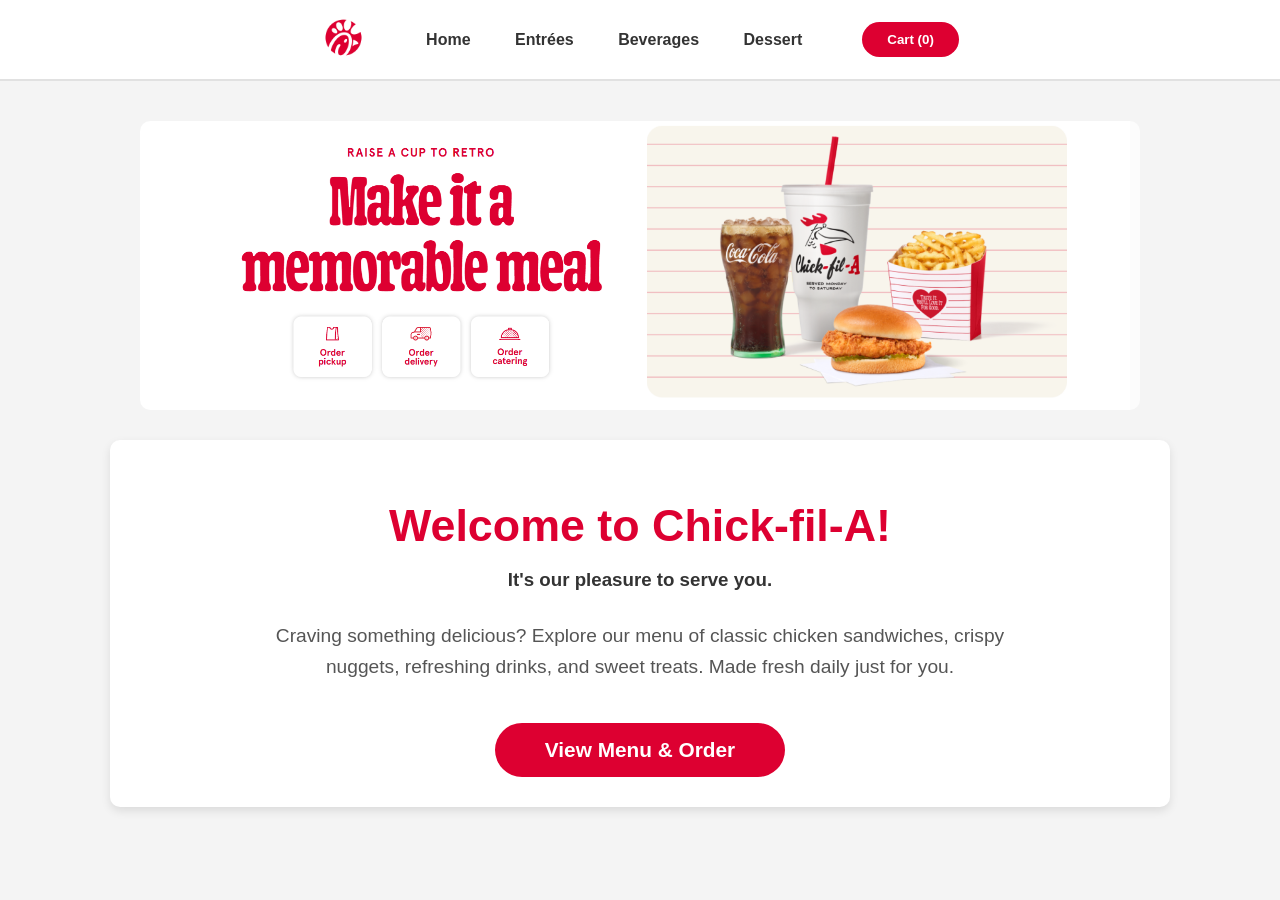
<file: index.html>
<!DOCTYPE html>
<html lang="en">
<head>
    <meta charset="UTF-8">
    <meta name="viewport" content="width=device-width, initial-scale=1.0">
    <title>Chick-fil-A | Home</title>
    <link rel="stylesheet" href="style.css">
    <link rel="stylesheet" href="https://cdnjs.cloudflare.com/ajax/libs/font-awesome/6.0.0/css/all.min.css">
    <link rel="icon" type="image/png" href="images/Chick-fil-A-Logo.png">
</head>
<body>

    <header class="navbar">
        <div class="nav-container">
            <a href="index.html">
                <img src="images/Chick-fil-A-Logo.png" alt="Chick-fil-A Logo" class="nav-logo">
            </a>
            <nav>
                <a href="index.html">Home</a>
                <a href="Entrées.html">Entrées</a>
                <a href="beverages.html">Beverages</a>
                <a href="dessert.html">Dessert</a>
            </nav>
            <div class="nav-right">
                <button class="order-now-btn" onclick="openCartModal()">
                    <i class="fas fa-shopping-cart"></i> (<span id="cartCountNav">0</span>)
                </button>
            </div>
        </div>
    </header>

    <main>
        <div class="hero-container">
            <img src="images/drinks-header.PNG" alt="Welcome to Chick-fil-A" class="hero-image">
        </div>

        <div class="order-card index-card">
            <h1>Welcome to Chick-fil-A!</h1>
            <h3>It's our pleasure to serve you.</h3>
            <p class="hero-text">
                Craving something delicious? Explore our menu of classic chicken sandwiches, crispy nuggets, refreshing drinks, and sweet treats. Made fresh daily just for you.
            </p>
            <div class="cta-container">
                <button class="place-order-btn start-btn" onclick="window.location.href='Entrées.html'">View Menu & Order</button>
            </div>
        </div>
    </main>

    <div id="cartModal" class="modal-overlay">
        <div class="modal-content">
            <span class="close-btn" onclick="closeCartModal()">&times;</span>
            <h2>Your Cart & Checkout</h2>
            <div id="cartItemsList"></div>
            <hr style="border: 1px solid #eee; margin: 20px 0;">

            <div class="checkout-options" style="text-align: left; margin: 15px 0;">
                <label for="address" style="font-weight: bold; display: block; margin-bottom: 5px;">Delivery Address:</label>
                <textarea id="address" placeholder="Enter full address..." rows="2" style="width: 100%; padding: 10px; border-radius: 8px; border: 1px solid #ccc; margin-bottom: 15px; font-family: inherit; resize: none; box-sizing: border-box;"></textarea>

                <label for="paymentMethod" style="font-weight: bold; display: block; margin-bottom: 5px;">Payment Method:</label>
                <select id="paymentMethod" onchange="togglePaymentDetails()" style="width: 100%; padding: 10px; border-radius: 8px; border: 1px solid #ccc; margin-bottom: 15px;">
                    <option value="Cash">Cash on Delivery</option>
                    <option value="Card">Credit/Debit Card</option>
                    <option value="GCash/PayMaya">E-Wallet (GCash/PayMaya)</option>
                </select>

                <div id="paymentDetails" style="display: none; margin-bottom: 15px;">
                    <label id="paymentLabel" for="paymentNumber" style="font-weight: bold; display: block; margin-bottom: 5px;">Account Number:</label>
                    <input type="text" id="paymentNumber" placeholder="Enter number..." style="width: 100%; padding: 10px; border-radius: 8px; border: 1px solid #ccc;">
                </div>

                <label for="specialNotes" style="font-weight: bold; display: block; margin-bottom: 5px;">Special Instructions:</label>
                <textarea id="specialNotes" placeholder="e.g., Extra ketchup..." rows="2" style="width: 100%; padding: 10px; border-radius: 8px; border: 1px solid #ccc; font-family: inherit; resize: none; box-sizing: border-box;"></textarea>
            </div>

            <div class="senior-section">
                <label for="age">Enter Age (for 12% Senior Discount):</label>
                <input type="number" id="age" placeholder="Age" oninput="finishOrder()" style="width: 80px;">
            </div>

            <div class="results">
                <p>Original Total: $<span id="origTotal">0.00</span></p>
                <p>Discount: $<span id="discount">0.00</span></p>
                <p class="final-payable">Final Payable: $<span id="finalTotal">0.00</span></p>
            </div>

            <div class="modal-footer" style="display: flex; flex-wrap: wrap; gap: 10px; margin-top: 20px;">
                <button id="finishOrderBtn" class="place-order-btn" style="flex: 1;" onclick="payNow()">Finish Order</button>
                <button class="order-now-btn" style="flex: 1; background-color: #eee; color: #333;" onclick="closeCartModal()">Continue Shopping</button>
                <button id="clearCartBtn" class="order-now-btn" style="width: 100%; background-color: #fff5f6; color: #dd0031; border: 1px solid #ffcccc;" onclick="clearCart()">Clear Cart Items</button>
            </div>
        </div>
    </div>

    <div id="confirmModal" class="modal-overlay">
        <div class="modal-content" style="max-width: 350px; text-align: center;">
            <h3 style="color: #dd0031;">Confirm Order</h3>
            <p id="confirmMessage" style="margin: 20px 0;">Are you sure?</p>
            <div style="display: flex; justify-content: center; gap: 15px;">
                <button class="order-now-btn" onclick="confirmAction()">Yes</button>
                <button class="place-order-btn" style="background-color: #ccc; color: #333; width: auto; padding: 10px 25px;" onclick="closeConfirmModal()">No</button>
            </div>
        </div>
    </div>

    <div id="receiptModal" class="modal-overlay">
        <div class="modal-content" style="max-width: 380px; text-align: left; font-family: 'Courier New', Courier, monospace;">
            <h2 style="text-align: center; color: #333;">Chick-fil-A</h2>
            <p style="text-align: center; border-bottom: 1px dashed #ccc; padding-bottom: 15px; font-weight: bold;">OFFICIAL RECEIPT</p>
            <div id="receiptContent" style="font-size: 0.95rem; line-height: 1.5;"></div>
            <div style="text-align: center; margin-top: 25px; border-top: 1px dashed #ccc; padding-top: 15px;">
                <h3 style="color: #28a745;">Payment Successful!</h3>
                <button class="place-order-btn" onclick="closeReceiptModal()">Close Receipt</button>
            </div>
        </div>
    </div>

    <script src="script.js"></script>
</body>
</html>
</file>
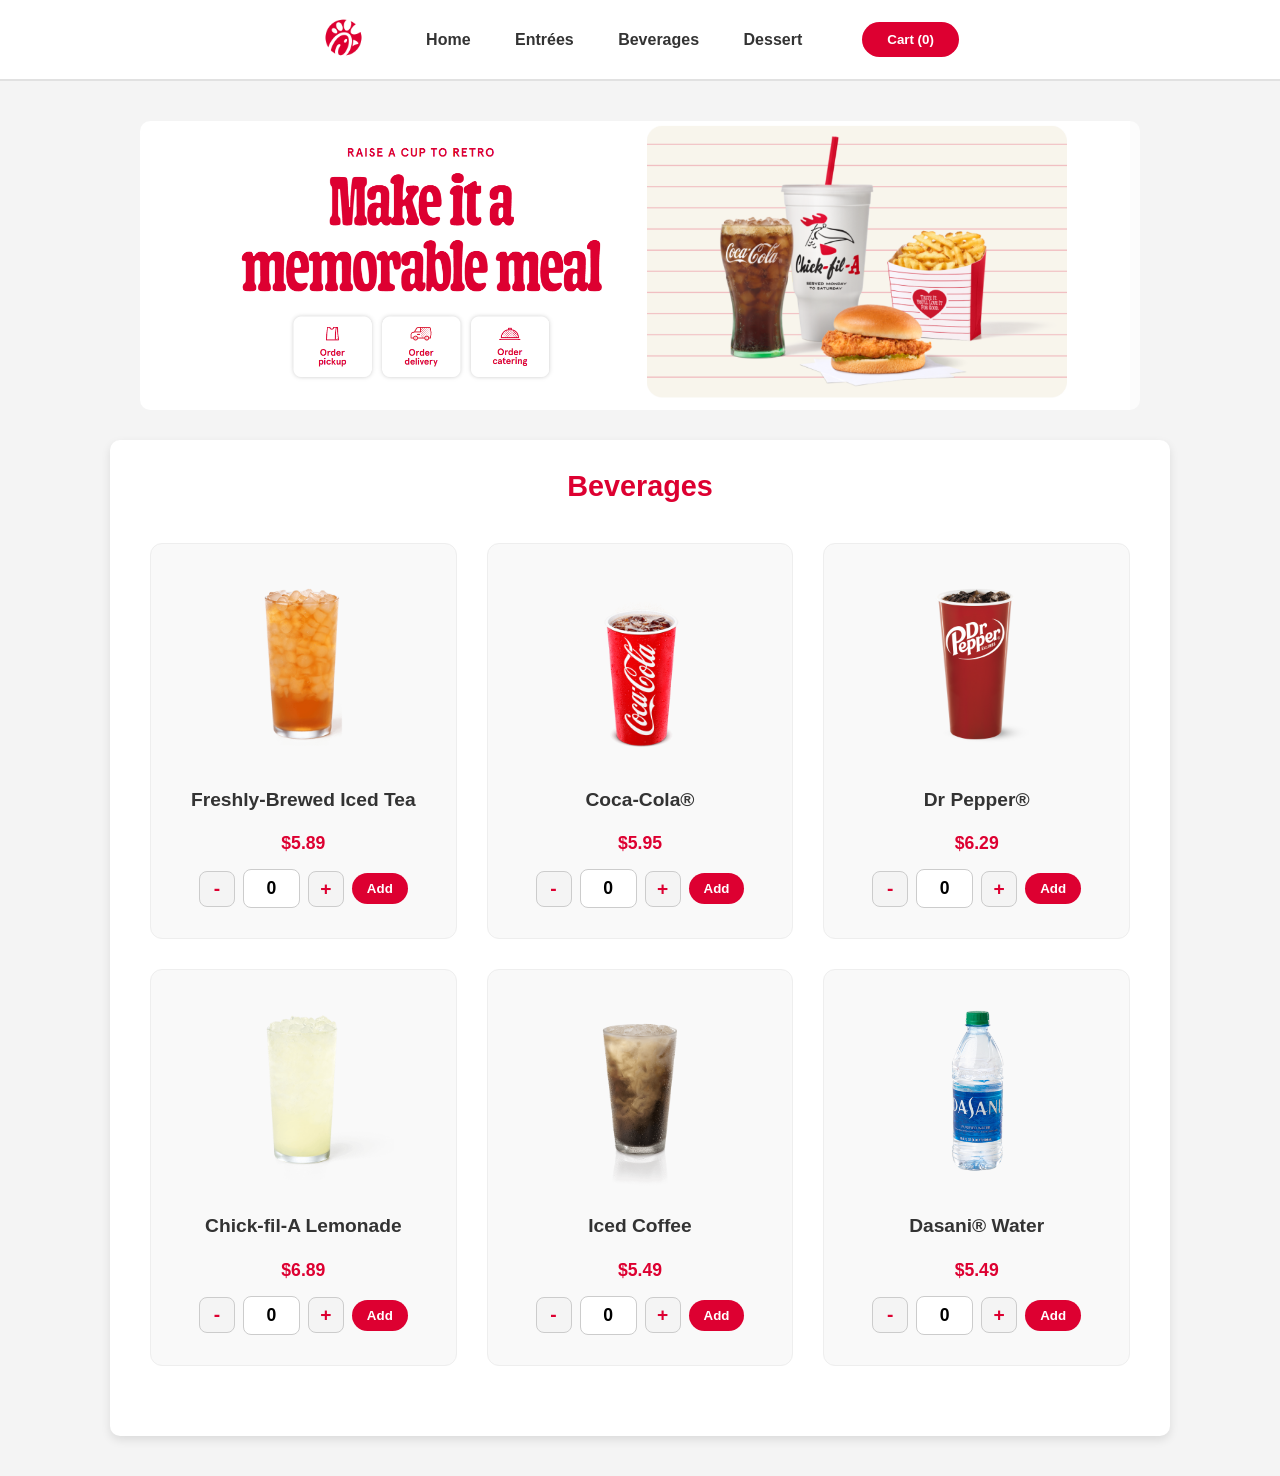
<file: beverages.html>
<!DOCTYPE html>
<html lang="en">
<head>
    <meta charset="UTF-8">
    <title>Chick-fil-A | Beverages</title>
    <link rel="stylesheet" href="style.css">

    <link rel="icon" type="image/png" href="images/Chick-fil-A-Logo.png">
</head>
<body>

    <header class="navbar">
        <div class="nav-container">
            <a href="index.html">
                <img src="images/Chick-fil-A-Logo.png" alt="Chick-fil-A Logo" class="nav-logo">
            </a>
            <nav>
                <a href="index.html">Home</a>
                <a href="Entrées.html">Entrées</a>
                <a href="beverages.html">Beverages</a>
                <a href="dessert.html">Dessert</a>
            </nav>
            <div class="nav-right">
                <button class="order-now-btn" onclick="openCartModal()">Cart (0)</button>
            </div>
        </div>
    </header>

    <main>
        <div class="hero-container">
            <img src="images/drinks-header.PNG" alt="Chick-fil-A Meal" class="hero-image">
        </div>

        <div class="order-card">
            <h2>Beverages</h2>
            
           <div class="menu-grid-container">
                <div class="menu-card">
                    <img src="images/tea_pdp.png" alt="Freshly-Brewed Iced Tea Sweetened" class="card-item-pic">
                    <h3 class="card-item-name">Freshly-Brewed Iced Tea</h3>
                    <p class="card-item-price">$5.89</p>
                    <div class="quantity-control">
                        <button class="qty-btn" onclick="changeQty('item1', -1)">-</button>
                        <input type="number" id="item1" value="0" min="0">
                        <button class="qty-btn" onclick="changeQty('item1', 1)">+</button>
                        <button class="add-btn order-now-btn" style="padding: 8px 15px;" onclick="addToCart('Freshly-Brewed Iced Tea', 5.89, 'item1')">Add</button>
                    </div>
                </div>

                <div class="menu-card">
                    <img src="images/coke.png" alt="Coca-Cola" class="card-item-pic">
                    <h3 class="card-item-name">Coca-Cola®</h3>
                    <p class="card-item-price">$5.95</p>
                    <div class="quantity-control">
                        <button class="qty-btn" onclick="changeQty('item2', -1)">-</button>
                        <input type="number" id="item2" value="0" min="0">
                        <button class="qty-btn" onclick="changeQty('item2', 1)">+</button>
                        <button class="add-btn order-now-btn" style="padding: 8px 15px;" onclick="addToCart('Coca-Cola®', 5.95, 'item2')">Add</button>
                    </div>
                </div>

                <div class="menu-card">
                    <img src="images/CFA_Digital_Menu_US_DrPepper_Med_com_1200x1200.png" alt="Dr Pepper" class="card-item-pic">
                    <h3 class="card-item-name">Dr Pepper®</h3>
                    <p class="card-item-price">$6.29</p>
                    <div class="quantity-control">
                        <button class="qty-btn" onclick="changeQty('item3', -1)">-</button>
                        <input type="number" id="item3" value="0" min="0">
                        <button class="qty-btn" onclick="changeQty('item3', 1)">+</button>
                        <button class="add-btn order-now-btn" style="padding: 8px 15px;" onclick="addToCart('Dr Pepper®', 6.29, 'item3')">Add</button>
                    </div>
                </div>

                <div class="menu-card">
                    <img src="images/lemonade_pdp.png" alt="lemonade" class="card-item-pic">
                    <h3 class="card-item-name">Chick-fil-A Lemonade</h3>
                    <p class="card-item-price">$6.89</p>
                    <div class="quantity-control">
                        <button class="qty-btn" onclick="changeQty('item4', -1)">-</button>
                        <input type="number" id="item4" value="0" min="0">
                        <button class="qty-btn" onclick="changeQty('item4', 1)">+</button>
                        <button class="add-btn order-now-btn" style="padding: 8px 15px;" onclick="addToCart('Chick-fil-A Lemonade', 6.89, 'item4')">Add</button>
                    </div>
                </div>

                <div class="menu-card">
                    <img src="images/2022IcedCoffee_1080x1080.png" alt="Iced Coffee" class="card-item-pic">
                    <h3 class="card-item-name">Iced Coffee</h3>
                    <p class="card-item-price">$5.49</p>
                    <div class="quantity-control">
                        <button class="qty-btn" onclick="changeQty('item5', -1)">-</button>
                        <input type="number" id="item5" value="0" min="0">
                        <button class="qty-btn" onclick="changeQty('item5', 1)">+</button>
                        <button class="add-btn order-now-btn" style="padding: 8px 15px;" onclick="addToCart('Iced Coffee', 5.49, 'item5')">Add</button>
                    </div>
                </div>

                 <div class="menu-card">
                    <img src="images/Dasani_800x800.webp" alt="Dasani Water" class="card-item-pic">
                    <h3 class="card-item-name">Dasani® Water</h3>
                    <p class="card-item-price">$5.49</p>
                    <div class="quantity-control">
                        <button class="qty-btn" onclick="changeQty('item6', -1)">-</button>
                        <input type="number" id="item6" value="0" min="0">
                        <button class="qty-btn" onclick="changeQty('item6', 1)">+</button>
                        <button class="add-btn order-now-btn" style="padding: 8px 15px;" onclick="addToCart('Dasani® Water', 5.49, 'item6')">Add</button>
                    </div>
                </div>
            </div>
        </div>
    </main>



    <div id="cartModal" class="modal-overlay">
        <div class="modal-content">
            <span class="close-btn" onclick="closeCartModal()">&times;</span>
            <h2>Your Cart & Checkout</h2>
            <div id="cartItemsList"></div>
            <hr style="border: 1px solid #eee; margin: 20px 0;">

            <div class="checkout-options" style="text-align: left; margin: 15px 0;">
                <label for="address" style="font-weight: bold; display: block; margin-bottom: 5px; color: #333;">Delivery Address:</label>
                <textarea id="address" placeholder="Enter full address..." rows="2" style="width: 100%; padding: 10px; border-radius: 8px; border: 1px solid #ccc; margin-bottom: 15px; font-family: inherit; resize: none; box-sizing: border-box; font-size: 1rem;"></textarea>

                <label for="paymentMethod" style="font-weight: bold; display: block; margin-bottom: 5px; color: #333;">Payment Method:</label>
                <select id="paymentMethod" onchange="togglePaymentDetails()" style="width: 100%; padding: 10px; border-radius: 8px; border: 1px solid #ccc; margin-bottom: 15px; font-family: inherit; font-size: 1rem;">
                    <option value="Cash">Cash on Delivery</option>
                    <option value="Card">Credit/Debit Card</option>
                    <option value="GCash/PayMaya">E-Wallet (GCash/PayMaya)</option>
                </select>

                <div id="paymentDetails" style="display: none; margin-bottom: 15px;">
                    <label id="paymentLabel" for="paymentNumber" style="font-weight: bold; display: block; margin-bottom: 5px; color: #333;">Account Number:</label>
                    <input type="text" id="paymentNumber" placeholder="Enter number..." style="width: 100%; padding: 10px; border-radius: 8px; border: 1px solid #ccc; font-size: 1rem; box-sizing: border-box;">
                </div>

                <label for="specialNotes" style="font-weight: bold; display: block; margin-bottom: 5px; color: #333;">Special Instructions:</label>
                <textarea id="specialNotes" placeholder="e.g., Extra ketchup, no pickles..." rows="2" style="width: 100%; padding: 10px; border-radius: 8px; border: 1px solid #ccc; font-family: inherit; resize: none; box-sizing: border-box; font-size: 1rem;"></textarea>
            </div>

            <div class="senior-section" style="margin: 10px 0; padding: 10px;">
                <label for="age">Enter Age (for 12% Senior Discount):</label>
                <input type="number" id="age" placeholder="Age" oninput="finishOrder()" style="width: 80px; margin-left: 10px;">
            </div>
            <div class="results" style="margin-top: 10px; border-top: none; padding-top: 0;">
                <p>Original Total: $<span id="origTotal">0.00</span></p>
                <p>Discount: $<span id="discount">0.00</span></p>
                <p class="final-payable">Final Payable: $<span id="finalTotal">0.00</span></p>
            </div>
            <div class="modal-footer" style="display: flex; flex-wrap: wrap; gap: 10px; margin-top: 20px;">
                <button id="finishOrderBtn" class="place-order-btn" style="flex: 1; min-width: 140px; padding: 12px;" onclick="payNow()">Finish Order</button>
                <button class="order-now-btn" style="flex: 1; min-width: 140px; padding: 12px; background-color: #eee; color: #333;" onclick="closeCartModal()">Continue Shopping</button>
                <button id="clearCartBtn" class="order-now-btn" style="width: 100%; padding: 10px; background-color: #fff5f6; color: #dd0031; border: 1px solid #ffcccc;" onclick="clearCart()">Clear Cart Items</button>
            </div>
        </div>
    </div>

    <div id="confirmModal" class="modal-overlay">
        <div class="modal-content" style="max-width: 350px; text-align: center;">
            <h3 style="color: #dd0031; margin-top: 0;">Confirm Order</h3>
            <p id="confirmMessage" style="font-size: 1.1rem; margin: 20px 0;">Are you sure?</p>
            <div style="display: flex; justify-content: center; gap: 15px;">
                <button class="order-now-btn" onclick="confirmAction()">Yes, Add</button>
                <button class="place-order-btn" style="background-color: #ccc; color: #333; width: auto; padding: 10px 25px; border-radius: 50px;" onclick="closeConfirmModal()">No, Cancel</button>
            </div>
        </div>
    </div>

    <div id="receiptModal" class="modal-overlay">
        <div class="modal-content" style="max-width: 380px; text-align: left; font-family: 'Courier New', Courier, monospace; background: #fff; padding: 30px;">
            <h2 style="text-align: center; color: #333; margin-top: 0; font-family: 'Segoe UI', sans-serif;">Chick-fil-A</h2>
            <p style="text-align: center; border-bottom: 1px dashed #ccc; padding-bottom: 15px; margin-bottom: 20px; font-weight: bold;">OFFICIAL RECEIPT</p>
            
            <div id="receiptContent" style="font-size: 0.95rem; line-height: 1.5;">
                </div>
            
            <div style="text-align: center; margin-top: 25px; border-top: 1px dashed #ccc; padding-top: 15px;">
                <h3 style="color: #28a745; margin: 0 0 15px 0; font-family: 'Segoe UI', sans-serif;">Payment Successful!</h3>
                <p style="font-size: 0.8rem; color: #666; margin-bottom: 15px;">Thank you for your order.</p>
                <button class="place-order-btn" style="width: 100%;" onclick="closeReceiptModal()">Close Receipt</button>
            </div>
        </div>
    </div>

    <script src="script.js"></script>
</body>
</html>
</file>
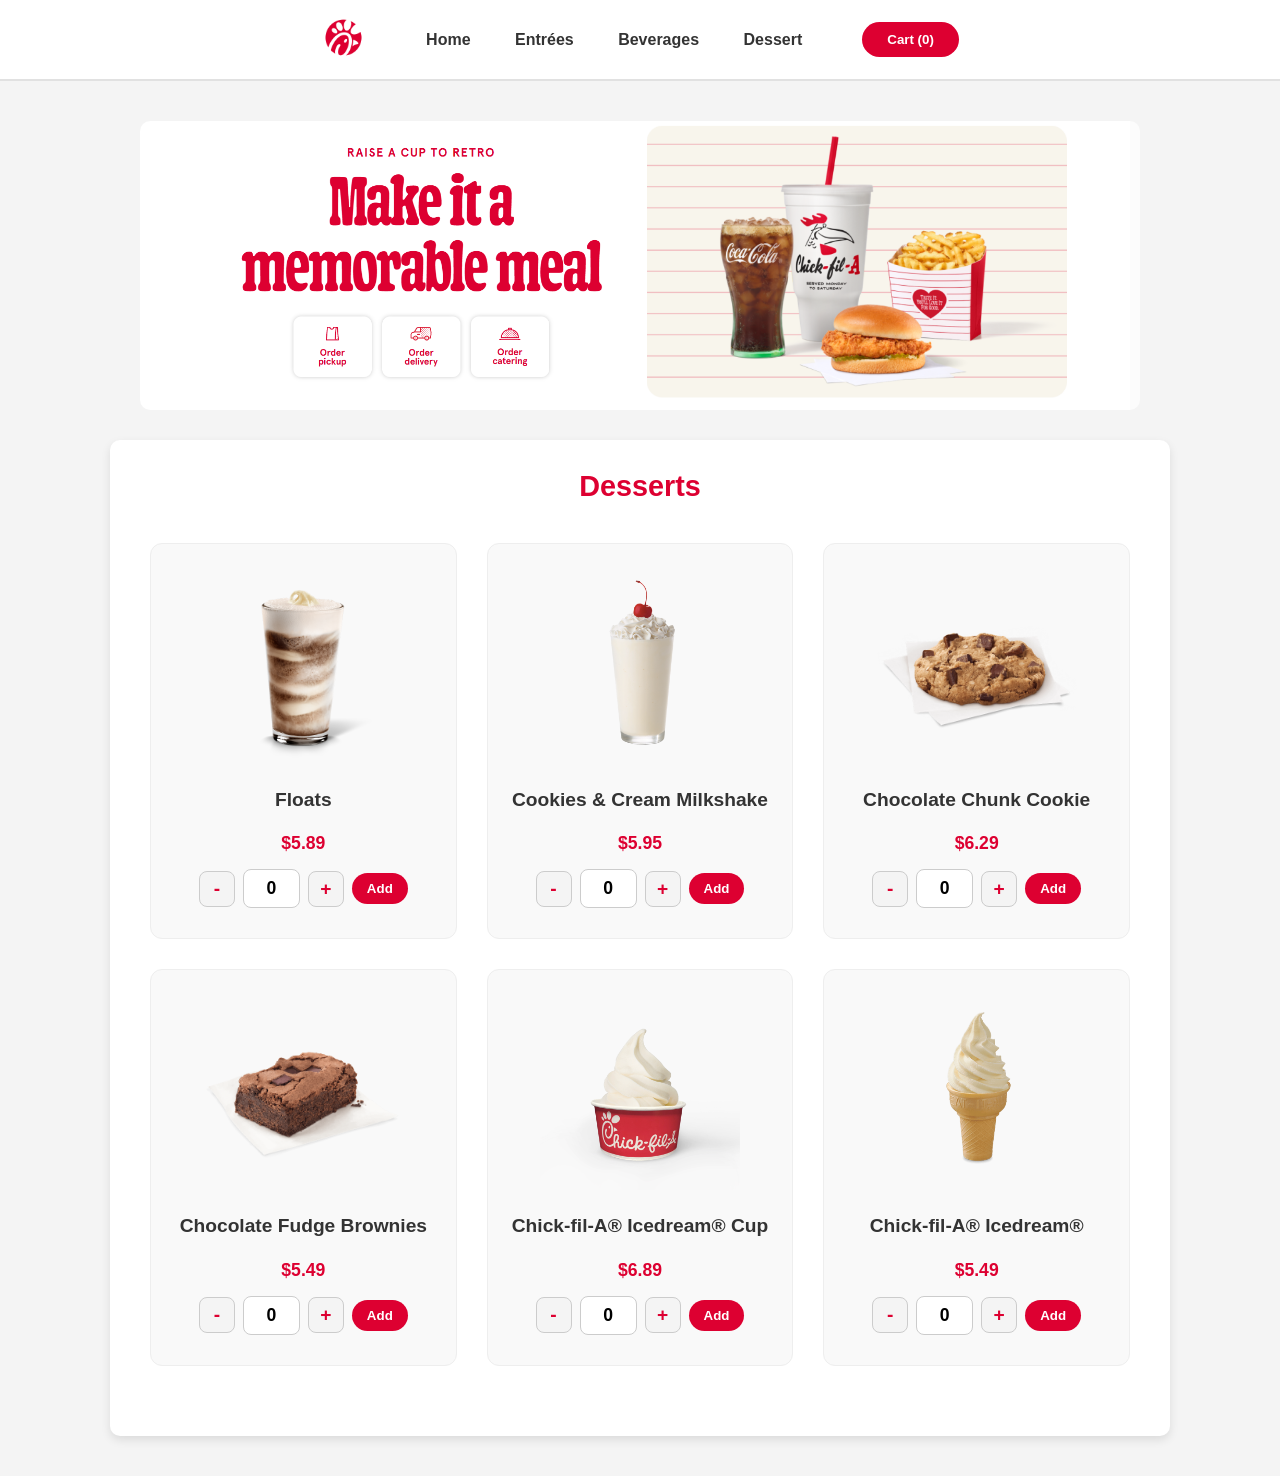
<file: dessert.html>
<!DOCTYPE html>
<html lang="en">
<head>
    <meta charset="UTF-8">
    <title>Chick-fil-A | Desserts</title>
    <link rel="stylesheet" href="style.css">

    <link rel="icon" type="image/png" href="images/Chick-fil-A-Logo.png">
</head>
<body>

    <header class="navbar">
        <div class="nav-container">
            <a href="index.html">
                <img src="images/Chick-fil-A-Logo.png" alt="Chick-fil-A Logo" class="nav-logo">
            </a>
            <nav>
                <a href="index.html">Home</a>
                <a href="Entrées.html">Entrées</a>
                <a href="beverages.html">Beverages</a>
                <a href="dessert.html">Dessert</a>
            </nav>
            <div class="nav-right">
                <button class="order-now-btn" onclick="openCartModal()">Cart (0)</button>
            </div>
        </div>
    </header>

    <main>
        <div class="hero-container">
            <img src="images/drinks-header.PNG" alt="Chick-fil-A Meal" class="hero-image">
        </div>

        <div class="order-card">
            <h2>Desserts</h2>
            
<div class="menu-grid-container">
                <div class="menu-card">
                    <img src="images/float.png" alt="Floats" class="card-item-pic">
                    <h3 class="card-item-name">Floats</h3>
                    <p class="card-item-price">$5.89</p>
                    <div class="quantity-control">
                        <button class="qty-btn" onclick="changeQty('item1', -1)">-</button>
                        <input type="number" id="item1" value="0" min="0">
                        <button class="qty-btn" onclick="changeQty('item1', 1)">+</button>
                        <button class="add-btn order-now-btn" style="padding: 8px 15px;" onclick="addToCart('Floats', 5.89, 'item1')">Add</button>
                    </div>
                </div>

                <div class="menu-card">
                    <img src="images/milkshake.webp" alt="Milkshake" class="card-item-pic">
                    <h3 class="card-item-name">Cookies & Cream Milkshake</h3>
                    <p class="card-item-price">$5.95</p>
                    <div class="quantity-control">
                        <button class="qty-btn" onclick="changeQty('item2', -1)">-</button>
                        <input type="number" id="item2" value="0" min="0">
                        <button class="qty-btn" onclick="changeQty('item2', 1)">+</button>
                        <button class="add-btn order-now-btn" style="padding: 8px 15px;" onclick="addToCart('Cookies & Cream Milkshake', 5.95, 'item2')">Add</button>
                    </div>
                </div>

                <div class="menu-card">
                    <img src="images/cookie.webp" alt="Ice Cream" class="card-item-pic">
                    <h3 class="card-item-name">Chocolate Chunk Cookie</h3>
                    <p class="card-item-price">$6.29</p>
                    <div class="quantity-control">
                        <button class="qty-btn" onclick="changeQty('item3', -1)">-</button>
                        <input type="number" id="item3" value="0" min="0">
                        <button class="qty-btn" onclick="changeQty('item3', 1)">+</button>
                        <button class="add-btn order-now-btn" style="padding: 8px 15px;" onclick="addToCart('Chocolate Chunk Cookie', 6.29, 'item3')">Add</button>
                    </div>
                </div>

                <div class="menu-card">
                    <img src="images/031717_FudgeChunkBrownie_PDP.webp" alt="Icedream Cup" class="card-item-pic">
                    <h3 class="card-item-name">Chocolate Fudge Brownies</h3>
                    <p class="card-item-price">$5.49</p>
                    <div class="quantity-control">
                        <button class="qty-btn" onclick="changeQty('item4', -1)">-</button>
                        <input type="number" id="item4" value="0" min="0">
                        <button class="qty-btn" onclick="changeQty('item4', 1)">+</button>
                        <button class="add-btn order-now-btn" style="padding: 8px 15px;" onclick="addToCart('Chocolate Fudge Brownies', 5.49, 'item4')">Add</button>
                    </div>
                </div>

                <div class="menu-card">
                    <img src="images/icecreamcup.webp" alt="Chick-fil-A Ice" class="card-item-pic">
                    <h3 class="card-item-name">Chick-fil-A® Icedream® Cup</h3>
                    <p class="card-item-price">$6.89</p>
                    <div class="quantity-control">
                        <button class="qty-btn" onclick="changeQty('item5', -1)">-</button>
                        <input type="number" id="item5" value="0" min="0">
                        <button class="qty-btn" onclick="changeQty('item5', 1)">+</button>
                        <button class="add-btn order-now-btn" style="padding: 8px 15px;" onclick="addToCart('Chick-fil-A® Icedream® Cup', 6.89, 'item5')">Add</button>
                    </div>
                </div>

                <div class="menu-card">
                    <img src="images/icecream.webp" alt="Icedream Cup" class="card-item-pic">
                    <h3 class="card-item-name">Chick-fil-A® Icedream®</h3>
                    <p class="card-item-price">$5.49</p>
                    <div class="quantity-control">
                        <button class="qty-btn" onclick="changeQty('item6', -1)">-</button>
                        <input type="number" id="item6" value="0" min="0">
                        <button class="qty-btn" onclick="changeQty('item6', 1)">+</button>
                        <button class="add-btn order-now-btn" style="padding: 8px 15px;" onclick="addToCart('Chick-fil-A® Icedream®', 5.49, 'item6')">Add</button>
                    </div>
                </div>
            </div>
        </div>
    </main>


    <div id="cartModal" class="modal-overlay">
        <div class="modal-content">
            <span class="close-btn" onclick="closeCartModal()">&times;</span>
            <h2>Your Cart & Checkout</h2>
            <div id="cartItemsList"></div>
            <hr style="border: 1px solid #eee; margin: 20px 0;">

            <div class="checkout-options" style="text-align: left; margin: 15px 0;">
                <label for="address" style="font-weight: bold; display: block; margin-bottom: 5px; color: #333;">Delivery Address:</label>
                <textarea id="address" placeholder="Enter full address..." rows="2" style="width: 100%; padding: 10px; border-radius: 8px; border: 1px solid #ccc; margin-bottom: 15px; font-family: inherit; resize: none; box-sizing: border-box; font-size: 1rem;"></textarea>

                <label for="paymentMethod" style="font-weight: bold; display: block; margin-bottom: 5px; color: #333;">Payment Method:</label>
                <select id="paymentMethod" onchange="togglePaymentDetails()" style="width: 100%; padding: 10px; border-radius: 8px; border: 1px solid #ccc; margin-bottom: 15px; font-family: inherit; font-size: 1rem;">
                    <option value="Cash">Cash on Delivery</option>
                    <option value="Card">Credit/Debit Card</option>
                    <option value="GCash/PayMaya">E-Wallet (GCash/PayMaya)</option>
                </select>

                <div id="paymentDetails" style="display: none; margin-bottom: 15px;">
                    <label id="paymentLabel" for="paymentNumber" style="font-weight: bold; display: block; margin-bottom: 5px; color: #333;">Account Number:</label>
                    <input type="text" id="paymentNumber" placeholder="Enter number..." style="width: 100%; padding: 10px; border-radius: 8px; border: 1px solid #ccc; font-size: 1rem; box-sizing: border-box;">
                </div>

                <label for="specialNotes" style="font-weight: bold; display: block; margin-bottom: 5px; color: #333;">Special Instructions:</label>
                <textarea id="specialNotes" placeholder="e.g., Extra ketchup, no pickles..." rows="2" style="width: 100%; padding: 10px; border-radius: 8px; border: 1px solid #ccc; font-family: inherit; resize: none; box-sizing: border-box; font-size: 1rem;"></textarea>
            </div>

            <div class="senior-section" style="margin: 10px 0; padding: 10px;">
                <label for="age">Enter Age (for 12% Senior Discount):</label>
                <input type="number" id="age" placeholder="Age" oninput="finishOrder()" style="width: 80px; margin-left: 10px;">
            </div>
            <div class="results" style="margin-top: 10px; border-top: none; padding-top: 0;">
                <p>Original Total: $<span id="origTotal">0.00</span></p>
                <p>Discount: $<span id="discount">0.00</span></p>
                <p class="final-payable">Final Payable: $<span id="finalTotal">0.00</span></p>
            </div>
            <div class="modal-footer" style="display: flex; flex-wrap: wrap; gap: 10px; margin-top: 20px;">
                <button id="finishOrderBtn" class="place-order-btn" style="flex: 1; min-width: 140px; padding: 12px;" onclick="payNow()">Finish Order</button>
                <button class="order-now-btn" style="flex: 1; min-width: 140px; padding: 12px; background-color: #eee; color: #333;" onclick="closeCartModal()">Continue Shopping</button>
                <button id="clearCartBtn" class="order-now-btn" style="width: 100%; padding: 10px; background-color: #fff5f6; color: #dd0031; border: 1px solid #ffcccc;" onclick="clearCart()">Clear Cart Items</button>
            </div>
        </div>
    </div>

    <div id="confirmModal" class="modal-overlay">
        <div class="modal-content" style="max-width: 350px; text-align: center;">
            <h3 style="color: #dd0031; margin-top: 0;">Confirm Order</h3>
            <p id="confirmMessage" style="font-size: 1.1rem; margin: 20px 0;">Are you sure?</p>
            <div style="display: flex; justify-content: center; gap: 15px;">
                <button class="order-now-btn" onclick="confirmAction()">Yes, Add</button>
                <button class="place-order-btn" style="background-color: #ccc; color: #333; width: auto; padding: 10px 25px; border-radius: 50px;" onclick="closeConfirmModal()">No, Cancel</button>
            </div>
        </div>
    </div>

    <div id="receiptModal" class="modal-overlay">
        <div class="modal-content" style="max-width: 380px; text-align: left; font-family: 'Courier New', Courier, monospace; background: #fff; padding: 30px;">
            <h2 style="text-align: center; color: #333; margin-top: 0; font-family: 'Segoe UI', sans-serif;">Chick-fil-A</h2>
            <p style="text-align: center; border-bottom: 1px dashed #ccc; padding-bottom: 15px; margin-bottom: 20px; font-weight: bold;">OFFICIAL RECEIPT</p>
            
            <div id="receiptContent" style="font-size: 0.95rem; line-height: 1.5;"></div>
            
            <div style="text-align: center; margin-top: 25px; border-top: 1px dashed #ccc; padding-top: 15px;">
                <h3 style="color: #28a745; margin: 0 0 15px 0; font-family: 'Segoe UI', sans-serif;">Payment Successful!</h3>
                <p style="font-size: 0.8rem; color: #666; margin-bottom: 15px;">Thank you for your order.</p>
                <button class="place-order-btn" style="width: 100%;" onclick="closeReceiptModal()">Close Receipt</button>
            </div>
        </div>
    </div>

    <script src="script.js"></script>
</body>
</html>
</file>
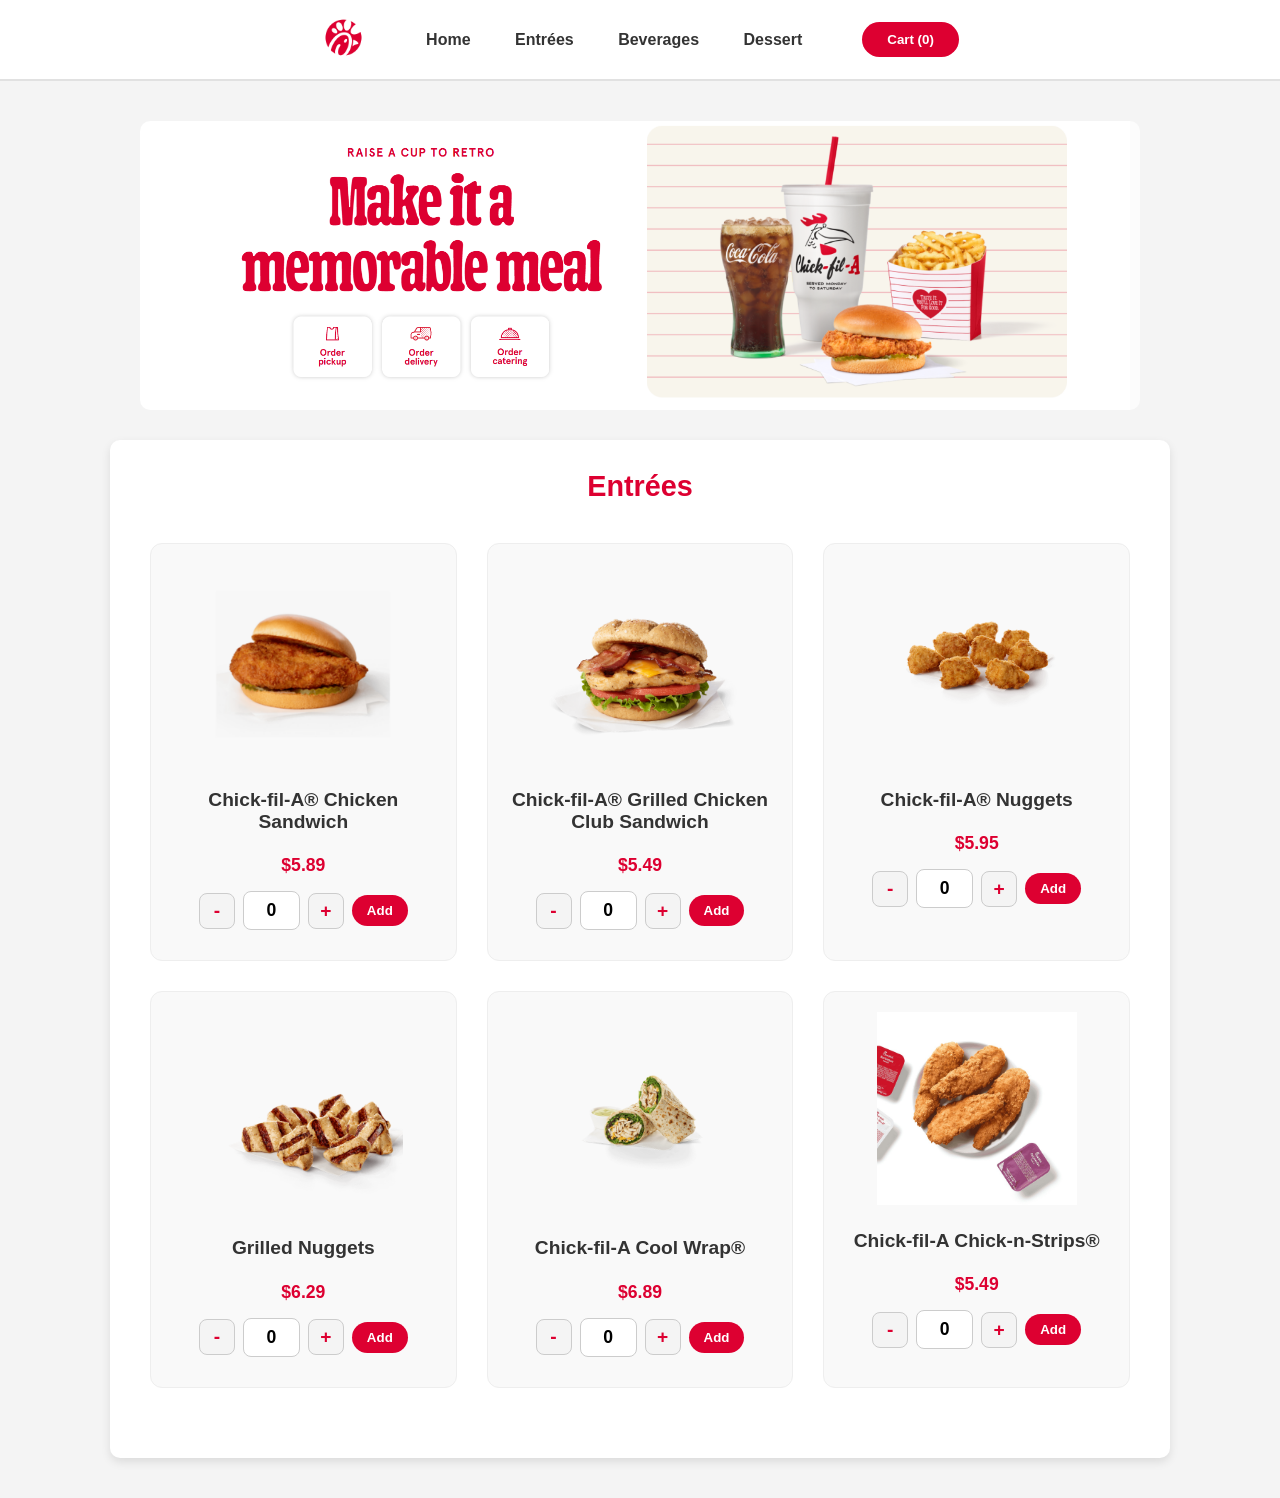
<file: Entrées.html>
<!DOCTYPE html>
<html lang="en">
<head>
    <meta charset="UTF-8">
    <title>Chick-fil-A | Entrées</title>
    <link rel="stylesheet" href="style.css">

    <link rel="icon" type="image/png" href="images/Chick-fil-A-Logo.png">
</head>
<body>

    <header class="navbar">
        <div class="nav-container">
            <a href="index.html">
                <img src="images/Chick-fil-A-Logo.png" alt="Chick-fil-A Logo" class="nav-logo">
            </a>
            <nav>
                <a href="index.html">Home</a>
                <a href="Entrées.html">Entrées</a>
                <a href="beverages.html">Beverages</a>
                <a href="dessert.html">Dessert</a>
            </nav>
            <div class="nav-right">
                <button class="order-now-btn" onclick="openCartModal()">Cart (0)</button>
            </div>
        </div>
    </header>

    <main>
        <div class="hero-container">
            <img src="images/drinks-header.PNG" alt="Chick-fil-A Meal" class="hero-image">
        </div>

        <div class="order-card">
            <h2>Entrées</h2>
            
            <div class="menu-grid-container">
                <div class="menu-card">
                    <img src="images/Chicken-S.png" alt="CFA Chicken Sandwich" class="card-item-pic">
                    <h3 class="card-item-name">Chick-fil-A® Chicken Sandwich</h3>
                    <p class="card-item-price">$5.89</p>
                    <div class="quantity-control">
                        <button class="qty-btn" onclick="changeQty('item1', -1)">-</button>
                        <input type="number" id="item1" value="0" min="0">
                        <button class="qty-btn" onclick="changeQty('item1', 1)">+</button>
                        <button class="add-btn order-now-btn" style="padding: 8px 15px;" onclick="addToCart('Chick-fil-A Chicken Sandwich', 5.89, 'item1')">Add</button>
                    </div>
                </div>

                 <div class="menu-card">
                    <img src="images/grilledClub_colbyJack_PDP.webp" alt="Chick-fil-A® Grilled Chicken Club Sandwich" class="card-item-pic">
                    <h3 class="card-item-name">Chick-fil-A® Grilled Chicken Club Sandwich</h3>
                    <p class="card-item-price">$5.49</p>
                    <div class="quantity-control">
                        <button class="qty-btn" onclick="changeQty('item2', -1)">-</button>
                        <input type="number" id="item2" value="0" min="0">
                        <button class="qty-btn" onclick="changeQty('item2', 1)">+</button>
                        <button class="add-btn order-now-btn" style="padding: 8px 15px;" onclick="addToCart('Chick-fil-A® Grilled Chicken Club Sandwich', 5.49, 'item2')">Add</button>
                    </div>
                </div>

                <div class="menu-card">
                    <img src="images/Chicken-N.PNG" alt="Chick-fil-A® Nuggets" class="card-item-pic">
                    <h3 class="card-item-name">Chick-fil-A® Nuggets</h3>
                    <p class="card-item-price">$5.95</p>
                    <div class="quantity-control">
                        <button class="qty-btn" onclick="changeQty('item3', -1)">-</button>
                        <input type="number" id="item3" value="0" min="0">
                        <button class="qty-btn" onclick="changeQty('item3', 1)">+</button>
                        <button class="add-btn order-now-btn" style="padding: 8px 15px;" onclick="addToCart('Chick-fil-A® Nuggets', 5.95, 'item3')">Add</button>
                    </div>
                </div>

                <div class="menu-card">
                    <img src="images/grilledNuggets.png" alt="Grilled Nuggets" class="card-item-pic">
                    <h3 class="card-item-name">Grilled Nuggets</h3>
                    <p class="card-item-price">$6.29</p>
                    <div class="quantity-control">
                        <button class="qty-btn" onclick="changeQty('item4', -1)">-</button>
                        <input type="number" id="item4" value="0" min="0">
                        <button class="qty-btn" onclick="changeQty('item4', 1)">+</button>
                        <button class="add-btn order-now-btn" style="padding: 8px 15px;" onclick="addToCart('Grilled Nuggets', 6.29, 'item4')">Add</button>
                    </div>
                </div>

                <div class="menu-card">
                    <img src="images/wrap.png" alt="Chick-fil-A Cool Wrap" class="card-item-pic">
                    <h3 class="card-item-name">Chick-fil-A Cool Wrap®</h3>
                    <p class="card-item-price">$6.89</p>
                    <div class="quantity-control">
                        <button class="qty-btn" onclick="changeQty('item5', -1)">-</button>
                        <input type="number" id="item5" value="0" min="0">
                        <button class="qty-btn" onclick="changeQty('item5', 1)">+</button>
                        <button class="add-btn order-now-btn" style="padding: 8px 15px;" onclick="addToCart('Chick-fil-A Cool Wrap', 6.89, 'item5')">Add</button>
                    </div>
                </div>

                <div class="menu-card">
                    <img src="images/chick-n-strips-plp-hero_e147b2.jpg" alt="Chicken Strips" class="card-item-pic">
                    <h3 class="card-item-name">Chick-fil-A Chick-n-Strips®</h3>
                    <p class="card-item-price">$5.49</p>
                    <div class="quantity-control">
                        <button class="qty-btn" onclick="changeQty('item6', -1)">-</button>
                        <input type="number" id="item6" value="0" min="0">
                        <button class="qty-btn" onclick="changeQty('item6', 1)">+</button>
                        <button class="add-btn order-now-btn" style="padding: 8px 15px;" onclick="addToCart('Chick-fil-A Chick-n-Strips®', 5.49, 'item6')">Add</button>
                    </div>
                </div>
            </div>
        </div>
    </main>


    <div id="cartModal" class="modal-overlay">
        <div class="modal-content">
            <span class="close-btn" onclick="closeCartModal()">&times;</span>
            <h2>Your Cart & Checkout</h2>
            <div id="cartItemsList"></div>
            <hr style="border: 1px solid #eee; margin: 20px 0;">

            <div class="checkout-options" style="text-align: left; margin: 15px 0;">
                <label for="address" style="font-weight: bold; display: block; margin-bottom: 5px; color: #333;">Delivery Address:</label>
                <textarea id="address" placeholder="Enter full address..." rows="2" style="width: 100%; padding: 10px; border-radius: 8px; border: 1px solid #ccc; margin-bottom: 15px; font-family: inherit; resize: none; box-sizing: border-box; font-size: 1rem;"></textarea>

                <label for="paymentMethod" style="font-weight: bold; display: block; margin-bottom: 5px; color: #333;">Payment Method:</label>
                <select id="paymentMethod" onchange="togglePaymentDetails()" style="width: 100%; padding: 10px; border-radius: 8px; border: 1px solid #ccc; margin-bottom: 15px; font-family: inherit; font-size: 1rem;">
                    <option value="Cash">Cash on Delivery</option>
                    <option value="Card">Credit/Debit Card</option>
                    <option value="GCash/PayMaya">E-Wallet (GCash/PayMaya)</option>
                </select>

                <div id="paymentDetails" style="display: none; margin-bottom: 15px;">
                    <label id="paymentLabel" for="paymentNumber" style="font-weight: bold; display: block; margin-bottom: 5px; color: #333;">Account Number:</label>
                    <input type="text" id="paymentNumber" placeholder="Enter number..." style="width: 100%; padding: 10px; border-radius: 8px; border: 1px solid #ccc; font-size: 1rem; box-sizing: border-box;">
                </div>

                <label for="specialNotes" style="font-weight: bold; display: block; margin-bottom: 5px; color: #333;">Special Instructions:</label>
                <textarea id="specialNotes" placeholder="e.g., Extra ketchup, no pickles..." rows="2" style="width: 100%; padding: 10px; border-radius: 8px; border: 1px solid #ccc; font-family: inherit; resize: none; box-sizing: border-box; font-size: 1rem;"></textarea>
            </div>

            <div class="senior-section" style="margin: 10px 0; padding: 10px;">
                <label for="age">Enter Age (for 12% Senior Discount):</label>
                <input type="number" id="age" placeholder="Age" oninput="finishOrder()" style="width: 80px; margin-left: 10px;">
            </div>
            <div class="results" style="margin-top: 10px; border-top: none; padding-top: 0;">
                <p>Original Total: $<span id="origTotal">0.00</span></p>
                <p>Discount: $<span id="discount">0.00</span></p>
                <p class="final-payable">Final Payable: $<span id="finalTotal">0.00</span></p>
            </div>
            <div class="modal-footer" style="display: flex; flex-wrap: wrap; gap: 10px; margin-top: 20px;">
                <button id="finishOrderBtn" class="place-order-btn" style="flex: 1; min-width: 140px; padding: 12px;" onclick="payNow()">Finish Order</button>
                <button class="order-now-btn" style="flex: 1; min-width: 140px; padding: 12px; background-color: #eee; color: #333;" onclick="closeCartModal()">Continue Shopping</button>
                <button id="clearCartBtn" class="order-now-btn" style="width: 100%; padding: 10px; background-color: #fff5f6; color: #dd0031; border: 1px solid #ffcccc;" onclick="clearCart()">Clear Cart Items</button>
            </div>
        </div>
    </div>

    <div id="confirmModal" class="modal-overlay">
        <div class="modal-content" style="max-width: 350px; text-align: center;">
            <h3 style="color: #dd0031; margin-top: 0;">Confirm Order</h3>
            <p id="confirmMessage" style="font-size: 1.1rem; margin: 20px 0;">Are you sure?</p>
            <div style="display: flex; justify-content: center; gap: 15px;">
                <button class="order-now-btn" onclick="confirmAction()">Yes, Add</button>
                <button class="place-order-btn" style="background-color: #ccc; color: #333; width: auto; padding: 10px 25px; border-radius: 50px;" onclick="closeConfirmModal()">No, Cancel</button>
            </div>
        </div>
    </div>

    <div id="receiptModal" class="modal-overlay">
        <div class="modal-content" style="max-width: 380px; text-align: left; font-family: 'Courier New', Courier, monospace; background: #fff; padding: 30px;">
            <h2 style="text-align: center; color: #333; margin-top: 0; font-family: 'Segoe UI', sans-serif;">Chick-fil-A</h2>
            <p style="text-align: center; border-bottom: 1px dashed #ccc; padding-bottom: 15px; margin-bottom: 20px; font-weight: bold;">OFFICIAL RECEIPT</p>
            
            <div id="receiptContent" style="font-size: 0.95rem; line-height: 1.5;"></div>
            
            <div style="text-align: center; margin-top: 25px; border-top: 1px dashed #ccc; padding-top: 15px;">
                <h3 style="color: #28a745; margin: 0 0 15px 0; font-family: 'Segoe UI', sans-serif;">Payment Successful!</h3>
                <p style="font-size: 0.8rem; color: #666; margin-bottom: 15px;">Thank you for your order.</p>
                <button class="place-order-btn" style="width: 100%;" onclick="closeReceiptModal()">Close Receipt</button>
            </div>
        </div>
    </div>

    <script src="script.js"></script>
</body>
</html>
</file>
<file: style.css>
/* General Layout */
body {
    margin: 0;
    font-family: 'Segoe UI', Tahoma, Geneva, Verdana, sans-serif;
    background-color: #f4f4f4;
    color: #333;
}

/* White Navbar Style */
.navbar {
    background-color: #ffffff;
    border-bottom: 2px solid #e1e1e1;
    padding: 15px 0;
    position: sticky;
    top: 0;
    z-index: 1000;
}

.nav-container {
    display: flex;
    align-items: center;
    justify-content: center; 
    gap: 40px; 
    max-width: 1000px; 
    margin: 0 auto;
    padding: 0 20px;
}

.nav-logo { height: 45px; }

nav a {
    text-decoration: none;
    color: #333;
    font-weight: 600;
    margin: 0 20px;
    transition: color 0.3s;
}

nav a:hover {
    color: #dd0031;
}

/* Red "Order Now" Button */
.order-now-btn {
    background-color: #dd0031;
    color: white;
    border: none;
    padding: 10px 25px;
    border-radius: 50px;
    font-weight: bold;
    cursor: pointer;
    transition: transform 0.2s, background-color 0.2s;
}

.order-now-btn:hover {
    background-color: #b30027;
    transform: scale(1.05);
}

/* Centered Card Styling */
main {
    display: flex;
    flex-direction: column;
    align-items: center;
    width: 100%;
    max-width: 1100px;
    margin: 0 auto;
    padding: 40px 20px;
    box-sizing: border-box;
}

.order-card {
    background: white;
    width: 100%;
    max-width: 1000px;
    padding: 30px;
    border-radius: 10px;
    box-shadow: 0 4px 10px rgba(0,0,0,0.1);
    text-align: center;
    margin-top: 30px; 
}

h2 {
    margin-top: 0;
    font-size: 1.8em;
    color: #dd0031;
    margin-bottom: 30px;
}

/* Menu Rows & Inputs */
.menu-row {
    display: flex;
    justify-content: space-between;
    align-items: center; 
    margin-bottom: 15px;
    text-align: left;
    padding-bottom: 10px;
    border-bottom: 1px solid #f4f4f4;
}

.menu-row span {
    font-weight: 500;
}

/* Senior Section */
.senior-section {
    margin: 30px 0;
    background: #fff5f6;
    padding: 15px;
    border-radius: 10px;
    display: flex;
    justify-content: space-between;
    align-items: center;
}

.senior-section label {
    font-weight: bold;
}

/* Place Order Button */
.place-order-btn {
    width: 100%;
    background-color: #dd0031;
    color: white;
    border: none;
    padding: 15px;
    font-size: 1.1rem;
    font-weight: bold;
    border-radius: 10px;
    cursor: pointer;
    transition: background-color 0.3s;
}

.place-order-btn:hover {
    background-color: #b30027;
}

/* Results Display */
.results {
    margin-top: 30px;
    padding-top: 20px;
    border-top: 2px dashed #eee;
    text-align: left;
}

.results p {
    margin: 8px 0;
    display: flex;
    justify-content: space-between;
}

.final-payable {
    font-weight: 800;
    font-size: 1.4em;
    color: #dd0031;
    margin-top: 15px !important;
}

/* --- HERO IMAGE STYLES --- */
.hero-container {
    width: 100%;
    max-width: 1000px;
    margin: 0 auto;
    overflow: hidden;
    border-radius: 10px;
    box-sizing: border-box;
}

.hero-image {
    width: 100%;
    height: auto;
    display: block;
}

/* --- MENU GRID LAYOUT --- */
.menu-grid-container {
    display: grid;
    grid-template-columns: repeat(3, 1fr);
    gap: 30px;
    margin-bottom: 30px;
    padding: 10px;
}

.menu-card {
    background-color: #f9f9f9;
    border: 1px solid #eee;
    border-radius: 12px;
    padding: 20px;
    display: flex;
    flex-direction: column; 
    align-items: center; 
    text-align: center;
    transition: transform 0.3s ease, box-shadow 0.3s ease;
}

.menu-card:hover {
    transform: translateY(-5px);
    box-shadow: 0 5px 15px rgba(0,0,0,0.1);
}

.card-item-pic {
    width: 100%;
    max-width: 200px; 
    height: auto;
    object-fit: contain;
    margin-bottom: 15px;
}

.card-item-name {
    font-size: 1.2rem;
    margin: 10px 0 5px 0;
    color: #333;
}

.card-item-price {
    font-size: 1.1rem;
    color: #dd0031;
    font-weight: bold;
    margin-bottom: 15px;
}

/* =========================================
   BAGO: CUSTOM QUANTITY CONTROLS (+ / -)
   ========================================= */

.quantity-control {
    display: flex;
    align-items: center;
    justify-content: center;
    gap: 8px; /* Tighter spacing para maganda tignan */
    margin-bottom: 10px;
}

/* Tanggalin ang default arrows ng browser */
.quantity-control input[type="number"]::-webkit-inner-spin-button,
.quantity-control input[type="number"]::-webkit-outer-spin-button {
    -webkit-appearance: none;
    margin: 0;
}

.quantity-control input[type="number"] {
    -moz-appearance: textfield; /* Para sa Firefox */
    width: 45px;
    padding: 8px 5px;
    text-align: center;
    font-size: 1.1rem;
    font-weight: bold;
    border: 1px solid #ccc;
    border-radius: 8px;
}

.quantity-control input[type="number"]:focus {
    outline: none;
    border-color: #dd0031;
    box-shadow: 0 0 5px rgba(221, 0, 49, 0.2);
}

/* Design para sa custom - at + buttons */
.qty-btn {
    background-color: #f4f4f4;
    border: 1px solid #ccc;
    color: #dd0031;
    font-size: 1.2rem;
    font-weight: bold;
    width: 36px;
    height: 36px;
    border-radius: 8px;
    cursor: pointer;
    display: flex;
    justify-content: center;
    align-items: center;
    transition: background-color 0.2s, transform 0.1s;
    padding: 0;
}

.qty-btn:hover {
    background-color: #e0e0e0;
}

.qty-btn:active {
    transform: scale(0.95);
}

/* ========================================= */

/* --- CART MODAL STYLES --- */
.modal-overlay {
    display: none;
    position: fixed;
    top: 0; 
    left: 0; 
    width: 100%; 
    height: 100%;
    background-color: rgba(0, 0, 0, 0.6);
    z-index: 2000;
    justify-content: center;
    align-items: center;
}

.modal-content {
    background-color: white;
    padding: 25px;
    border-radius: 15px;
    width: 90%;
    max-width: 450px;
    max-height: 80vh;
    overflow-y: auto;
    position: relative;
    box-shadow: 0 10px 30px rgba(0,0,0,0.2);
}

.close-btn {
    position: absolute;
    top: 15px;
    right: 20px;
    font-size: 28px;
    font-weight: bold;
    cursor: pointer;
    color: #888;
    transition: color 0.2s;
}

.close-btn:hover {
    color: #dd0031;
}

.cart-item-row {
    display: flex;
    justify-content: space-between;
    align-items: center;
    padding: 12px 0;
    border-bottom: 1px solid #eee;
}

.cart-item-row span {
    font-size: 1.1rem;
}

.remove-item-btn {
    color: #dd0031;
    background: none;
    border: none;
    font-weight: bold;
    cursor: pointer;
    font-size: 1.2rem;
}

/* --- TOAST NOTIFICATION STYLES --- */
#toast-container {
    position: fixed;
    bottom: -100px;
    left: 50%;
    transform: translateX(-50%);
    background-color: #333;
    color: #fff;
    padding: 12px 25px;
    border-radius: 50px;
    font-size: 1rem;
    box-shadow: 0 5px 15px rgba(0,0,0,0.2);
    z-index: 3000;
    opacity: 0;
    visibility: hidden;
    transition: all 0.4s cubic-bezier(0.68, -0.55, 0.265, 1.55);
    white-space: nowrap;
}

#toast-container.show {
    opacity: 1;
    visibility: visible;
    bottom: 30px;
}

.toast-success { border-left: 5px solid #4CAF50; }
.toast-warning { border-left: 5px solid #ff9800; }

/* Specific styling para sa text sa index page */
.index-card h1 {
    color: #dd0031;
    font-size: clamp(2rem, 5vw, 2.8rem);
    margin-bottom: 10px;
}

.index-card h3 {
    color: #333;
    margin-bottom: 30px;
}

.hero-text {
    font-size: 1.2rem;
    color: #555;
    margin-bottom: 40px;
    line-height: 1.6;
    max-width: 800px;
    margin-left: auto;
    margin-right: auto;
}

.cta-container {
    display: flex;
    justify-content: center;
}

.start-btn {
    width: auto !important;
    padding: 15px 50px !important;
    font-size: 1.3rem !important;
    border-radius: 50px !important;
}

/* --- Responsive Adjustments --- */
@media (max-width: 768px) {
    .menu-grid-container {
        grid-template-columns: repeat(2, 1fr);
    }
}

@media (max-width: 480px) {
    .menu-grid-container {
        grid-template-columns: 1fr;
    }
}
</file>
